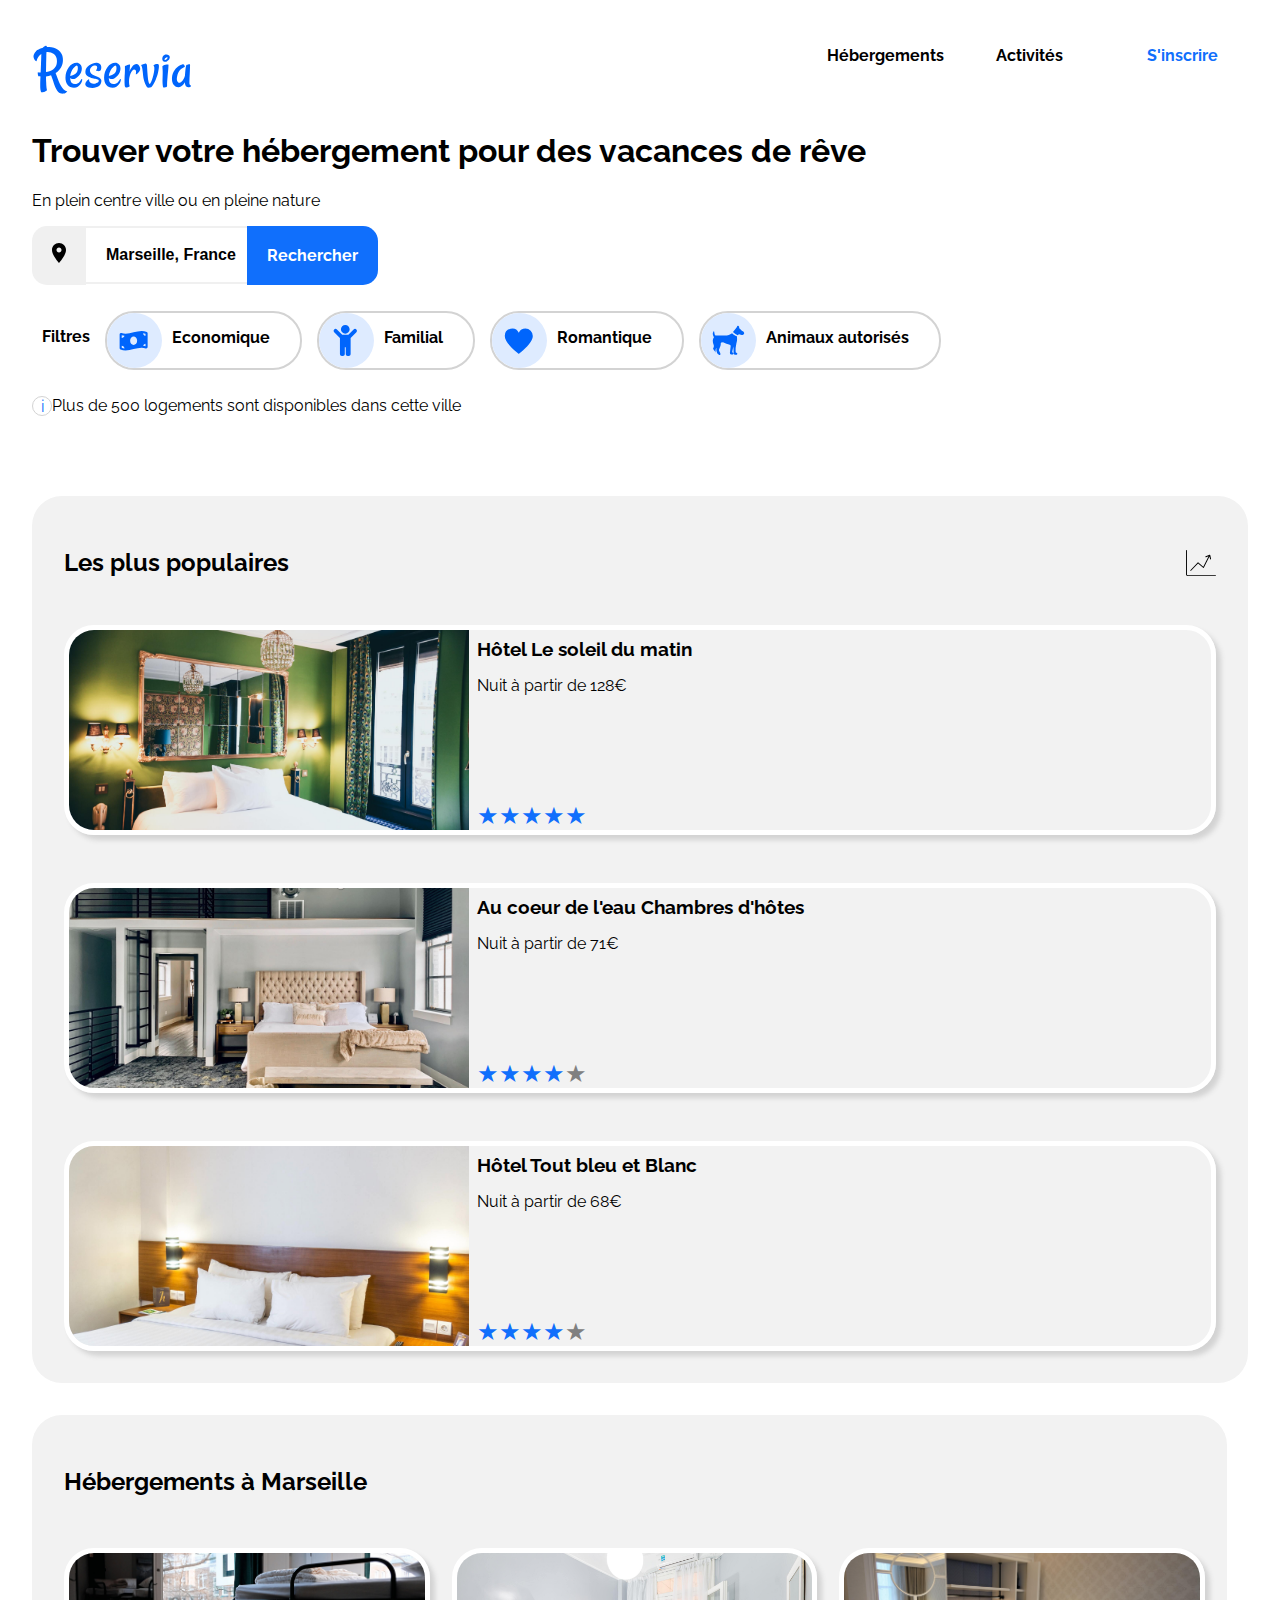
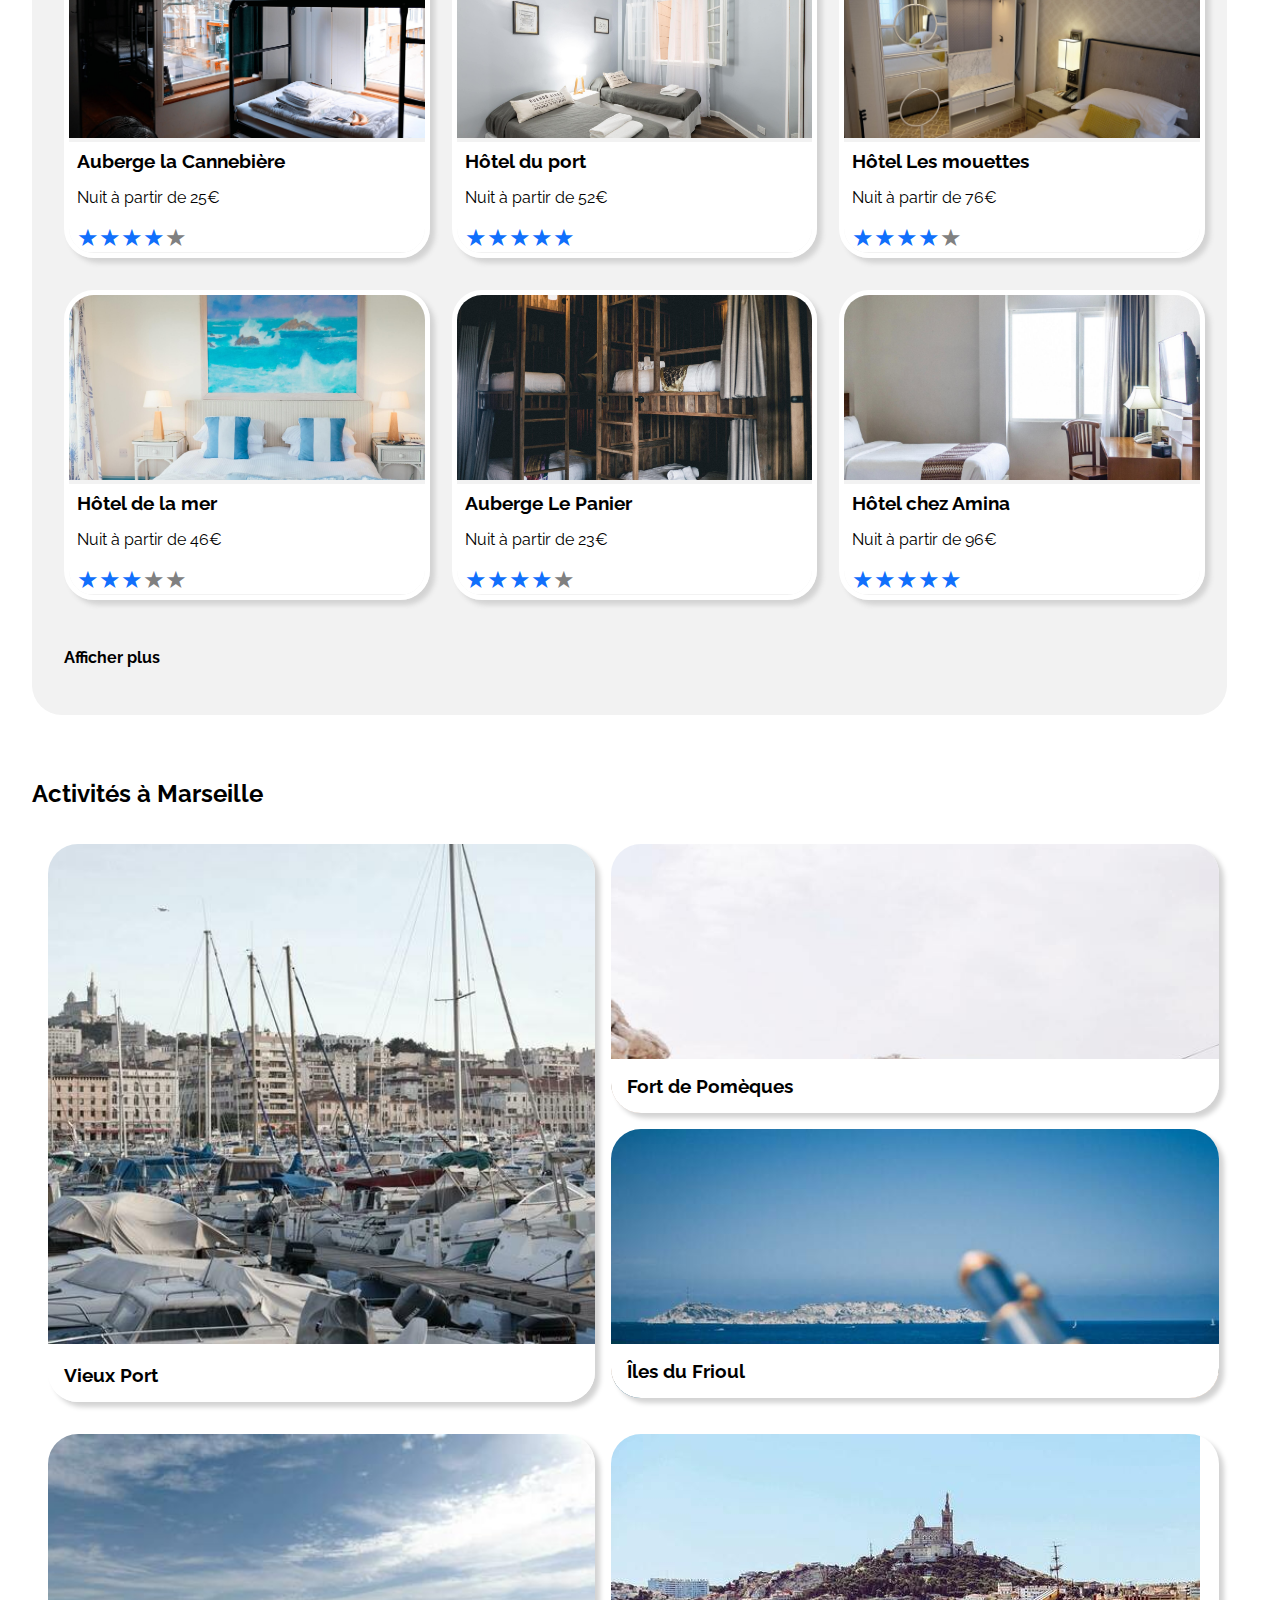
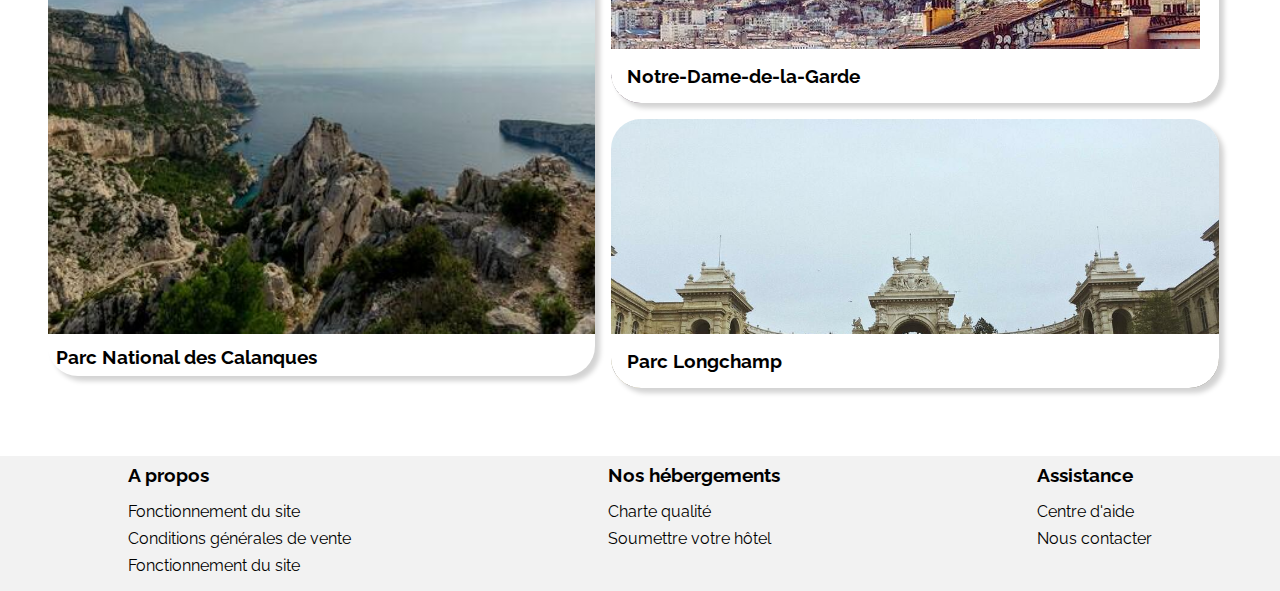
<file: index.html>
﻿<!DOCTYPE html>

<html lang="fr">
<head>
    <meta charset="utf-8" />
    <meta name="description" content="Site de location d'hébergement." />
    <meta name="keywords" content="location,hébergement,activité" />
    <meta name="viewport" content="width=device-width, initial-scale=1">
    <title>Reservia - Réservez votre hôtel pour des vacances de rêve !</title>
    <link rel="stylesheet" href="https://fonts.googleapis.com/css?family=Raleway">
    <link href="css/main.css" media="screen" rel="stylesheet" type="text/css" />
</head>
<body>

    <header>
        <a class="home" href="#index">
            <img class="logo" src="img/Reservia.svg" alt="reservia logo">
        </a>

        <nav class="menu">
            <a class="menuButton" href="#hebergements">Hébergements</a>
            <a class="menuButton" href="#activity">Activités</a>
        </nav>

        <nav class="sign">
            <a href="#sign">S'inscrire</a>
        </nav>
    </header>

    <main>
        <h1>Trouver votre hébergement pour des vacances de rêve</h1>
        <p class="h">En plein centre ville ou en pleine nature</p>

        <div class="search">
            <div class="geo">
                <img class="iconGeo" src="img/icon/room_black_24dp.svg" alt="geolocalisation" />
            </div>
            <input type="text" class="location" name="localisation" required maxlength="12" size="12" placeholder="Marseille, France" />
            <button type="button" class="searchButton">Rechercher</button>
            <button type="button" class="searchButtonSmall"><img class="iconSearch" src="img/icon/search.svg" alt="search" /></button>
        </div>

        <div class="filters">
            <p>
                Filtres
            </p>
            <button type="button" value="filtreEco" id="filtreEco" class="filter">
                <img class="icon" src="img/icon/money-bill-wave.svg" alt="filtre economique" />
                <span>Economique</span>
            </button>
            <button type="button" value="filtreEco" id="filtreFam" class="filter">
                <img class="icon" src="img/icon/child.svg" alt="filtre familial" />
                <span>Familial</span>
            </button>
            <button type="button" value="filtreEco" id="filtreRom" class="filter">
                <img class="icon" src="img/icon/heart.svg" alt="filtre romantinque" />
                <span>Romantique</span>
            </button>
            <button type="button" value="filtreEco" id="filtreAni" class="filter">
                <img class="icon" src="img/icon/Dog.svg" alt="filtre animaux" />
                <span>Animaux autorisés</span>
            </button>
        </div>

        <div class="infoResult">
            <p class="info">i</p>
            <p>Plus de 500 logements sont disponibles dans cette ville</p>
        </div>

        <section class="housing" id="hebergements">
            
            <div class="mainHousing">
                <h2>Hébergements à Marseille</h2>
                <a href="#h01">
                    <div class="mainHouse" id="house01">
                        <img class="mainHouseImg" src="img/house/marcus-loke-WQJvWU_HZFo-unsplash.jpg" alt="house">
                        <div class="descriptionMainHouse">
                            <div>
                                <h3>Auberge la Cannebière</h3>
                                <p>Nuit à partir de 25€</p>
                            </div>
                            <div class="rating">
                                <span class="fullStar">★</span><span class="fullStar">&#9733;</span><span class="fullStar">&#9733;</span><span class="fullStar">&#9733;</span><span class="emptyStar">&#9733;</span>
                            </div>
                        </div>
                    </div>
                </a>
                <a href="#h02">
                    <div class="mainHouse">
                        <img class="mainHouseImg" src="img/house/fred-kleber-gTbaxaVLvsg-unsplash.jpg" alt="house">
                        <div class="descriptionMainHouse">
                            <div>
                                <h3>Hôtel du port</h3>
                                <p>Nuit à partir de 52€</p>
                            </div>
                            <div class="rating">
                                <span class="fullStar">&#9733;</span><span class="fullStar">&#9733;</span><span class="fullStar">&#9733;</span><span class="fullStar">&#9733;</span><span class="fullStar">&#9733;</span>
                            </div>
                        </div>
                    </div>
                </a>
                <a href="#h03">
                    <div class="mainHouse">
                        <img class="mainHouseImg" src="img/house/reisetopia-B8WIgxA_PFU-unsplash.jpg" alt="house">
                        <div class="descriptionMainHouse">
                            <div>
                                <h3>Hôtel Les mouettes</h3>
                                <p>Nuit à partir de 76€</p>
                            </div>
                            <div class="rating">
                                <span class="fullStar">&#9733;</span><span class="fullStar">&#9733;</span><span class="fullStar">&#9733;</span><span class="fullStar">&#9733;</span><span class="emptyStar">&#9733;</span>
                            </div>
                        </div>
                    </div>
                </a>
                <a href="#h04">
                    <div class="mainHouse">
                        <img class="mainHouseImg" src="img/house/annie-spratt-Eg1qcIitAuA-unsplash.jpg" alt="house">
                        <div class="descriptionMainHouse">
                            <div>
                                <h3>Hôtel de la mer</h3>
                                <p>Nuit à partir de 46€</p>
                            </div>
                            <div class="rating">
                                <span class="fullStar">&#9733;</span><span class="fullStar">&#9733;</span><span class="fullStar">&#9733;</span><span class="emptyStar">&#9733;</span><span class="emptyStar">&#9733;</span>
                            </div>
                        </div>
                    </div>
                </a>
                <a href="#h05">
                    <div class="mainHouse">
                        <img class="mainHouseImg" src="img/house/nicate-lee-kT-ZyaiwBe0-unsplash.jpg" alt="house">
                        <div class="descriptionMainHouse">
                            <div>
                                <h3>Auberge Le Panier</h3>
                                <p>Nuit à partir de 23€</p>
                            </div>
                            <div class="rating">
                                <span class="fullStar">&#9733;</span><span class="fullStar">&#9733;</span><span class="fullStar">&#9733;</span><span class="fullStar">&#9733;</span><span class="emptyStar">&#9733;</span>
                            </div>
                        </div>
                    </div>
                </a>
                <a href="#h06">
                    <div class="mainHouse">
                        <img class="mainHouseImg" src="img/house/febrian-zakaria-M6S1WvfW68A-unsplash.jpg" alt="house">
                        <div class="descriptionMainHouse">
                            <div>
                                <h3>Hôtel chez Amina</h3>
                                <p>Nuit à partir de 96€</p>
                            </div>
                            <div class="rating">
                                <span class="fullStar">&#9733;</span><span class="fullStar">&#9733;</span><span class="fullStar">&#9733;</span><span class="fullStar">&#9733;</span><span class="fullStar">&#9733;</span>
                            </div>
                        </div>
                    </div>
                </a>
                <p class="more">Afficher plus</p>
            </div>
            
            <div class="trendHousing">
                <h2>
                    Les plus populaires
                    <img class="trendIcon" src="img/icon/growth.svg" alt="growth" />
                </h2>
                <a href="#h07">
                    <div class="trendHouse">
                        <img class="trendHouseImg" src="img/house/emile-guillemot-Bj_rcSC5XfE-unsplash.jpg" alt="house">
                        <div class="description">
                            <div>
                                <h3>Hôtel Le soleil du matin</h3>
                                <p>Nuit à partir de 128€</p>
                            </div>
                            <div class="rating">
                                <span class="fullStar">&#9733;</span><span class="fullStar">&#9733;</span><span class="fullStar">&#9733;</span><span class="fullStar">&#9733;</span><span class="fullStar">&#9733;</span>
                            </div>
                        </div>
                    </div>
                </a>
                <a href="#h08">
                    <div class="trendHouse">
                        <img class="trendHouseImg" src="img/house/aw-creative-VGs8z60yT2c-unsplash.jpg" alt="house">
                        <div class="description">
                            <div>
                                <h3>Au coeur de l'eau Chambres d'hôtes</h3>
                                <p>Nuit à partir de 71€</p>
                            </div>
                            <div class="rating">
                                <span class="fullStar">&#9733;</span><span class="fullStar">&#9733;</span><span class="fullStar">&#9733;</span><span class="fullStar">&#9733;</span><span class="emptyStar">&#9733;</span>
                            </div>
                        </div>
                    </div>
                </a>
                <a href="#h09">
                    <div class="trendHouse">
                        <img class="trendHouseImg" src="img/house/febrian-zakaria-sjvU0THccQA-unsplash.jpg" alt="house">
                        <div class="description">
                            <div>
                                <h3>Hôtel Tout bleu et Blanc</h3>
                                <p>Nuit à partir de 68€</p>
                            </div>
                            <div class="rating">
                                <span class="fullStar">&#9733;</span><span class="fullStar">&#9733;</span><span class="fullStar">&#9733;</span><span class="fullStar">&#9733;</span><span class="emptyStar">&#9733;</span>
                            </div>
                        </div>
                    </div>
                </a>
            </div>
        </section>

        <section id="activity">
            <h2>Activités à Marseille</h2>
            <div class="activity">
                <div class="activitiesBig">
                    <a href="#act01">
                        <img class="activitiesImgBig" src="img/activity/reno-laithienne-QUgJhdY5Fyk-unsplash.jpg" alt="house">
                        <div class="descriptionAct">
                            <h3>Vieux Port</h3>
                        </div>
                    </a>
                </div>
                <div class="containerAct">
                    <div class="activitiesSmall">
                        <a href="#act02">
                            <div class="activitiesImgSmall">
                                <img class="position" src="img/activity/paul-hermann-QFTrLdQIRhI-unsplash.jpg" alt="house">
                            </div>
                            <div class="descriptionAct">
                                <h3>Fort de Pomèques</h3>
                            </div>
                        </a>
                    </div>
                    <div class="activitiesSmall">
                        <a href="#act03">
                            <div class="activitiesImgSmall">
                                <img src="img/activity/kevin-hikari-rV_Qd1l-VXg-unsplash.jpg" alt="house">
                            </div>
                            <div class="descriptionAct">
                                <h3>Îles du Frioul</h3>
                            </div>
                        </a>
                    </div>
                </div>
                <div class="activitiesBig">
                    <a href="#act04">
                        <img class="activitiesImgBig" src="img/activity/kilyan-sockalingum-NR8-cBCN3aI-unsplash.jpg" alt="house">
                        <h3>Parc National des Calanques</h3>
                    </a>
                </div>
                <div class="containerAct">
                    <div class="activitiesSmall">
                        <a href="#act05">
                            <div class="activitiesImgSmall">
                                <img src="img/activity/florian-wehde-xW9e8gdotxI-unsplash.jpg" alt="house">
                            </div>
                            <div class="descriptionAct">
                                <h3>Notre-Dame-de-la-Garde</h3>
                            </div>
                        </a>
                    </div>
                    <div class="activitiesSmall">
                        <a href="#act06">
                            <div class="activitiesImgSmall">
                                <img src="img/activity/lena-paulin-wH2-EJoDcV0-unsplash.jpg" alt="house">
                                </div>
                            <div class="descriptionAct">
                                <h3>Parc Longchamp</h3>
                            </div>
                        </a>
                    </div>
                </div>
            </div>
        </section>

    </main>

    <footer>
        <div>
            <h3>A propos</h3>
            <ul>
                <li><a href="#a">Fonctionnement du site</a></li>
                <li><a href="#b">Conditions générales de vente</a></li>
                <li><a href="#c">Fonctionnement du site</a></li>
            </ul>
        </div>
        <div>
            <h3>Nos hébergements</h3>
            <ul>
                <li><a href="#d">Charte qualité</a></li>
                <li><a href="#e">Soumettre votre hôtel</a></li>
            </ul>
        </div>
        <div>
            <h3>Assistance</h3>
            <ul>
                <li><a href="#f">Centre d'aide</a></li>
                <li><a href="#g">Nous contacter</a></li>
            </ul>
        </div>
    </footer>

</body>
</html>
</file>
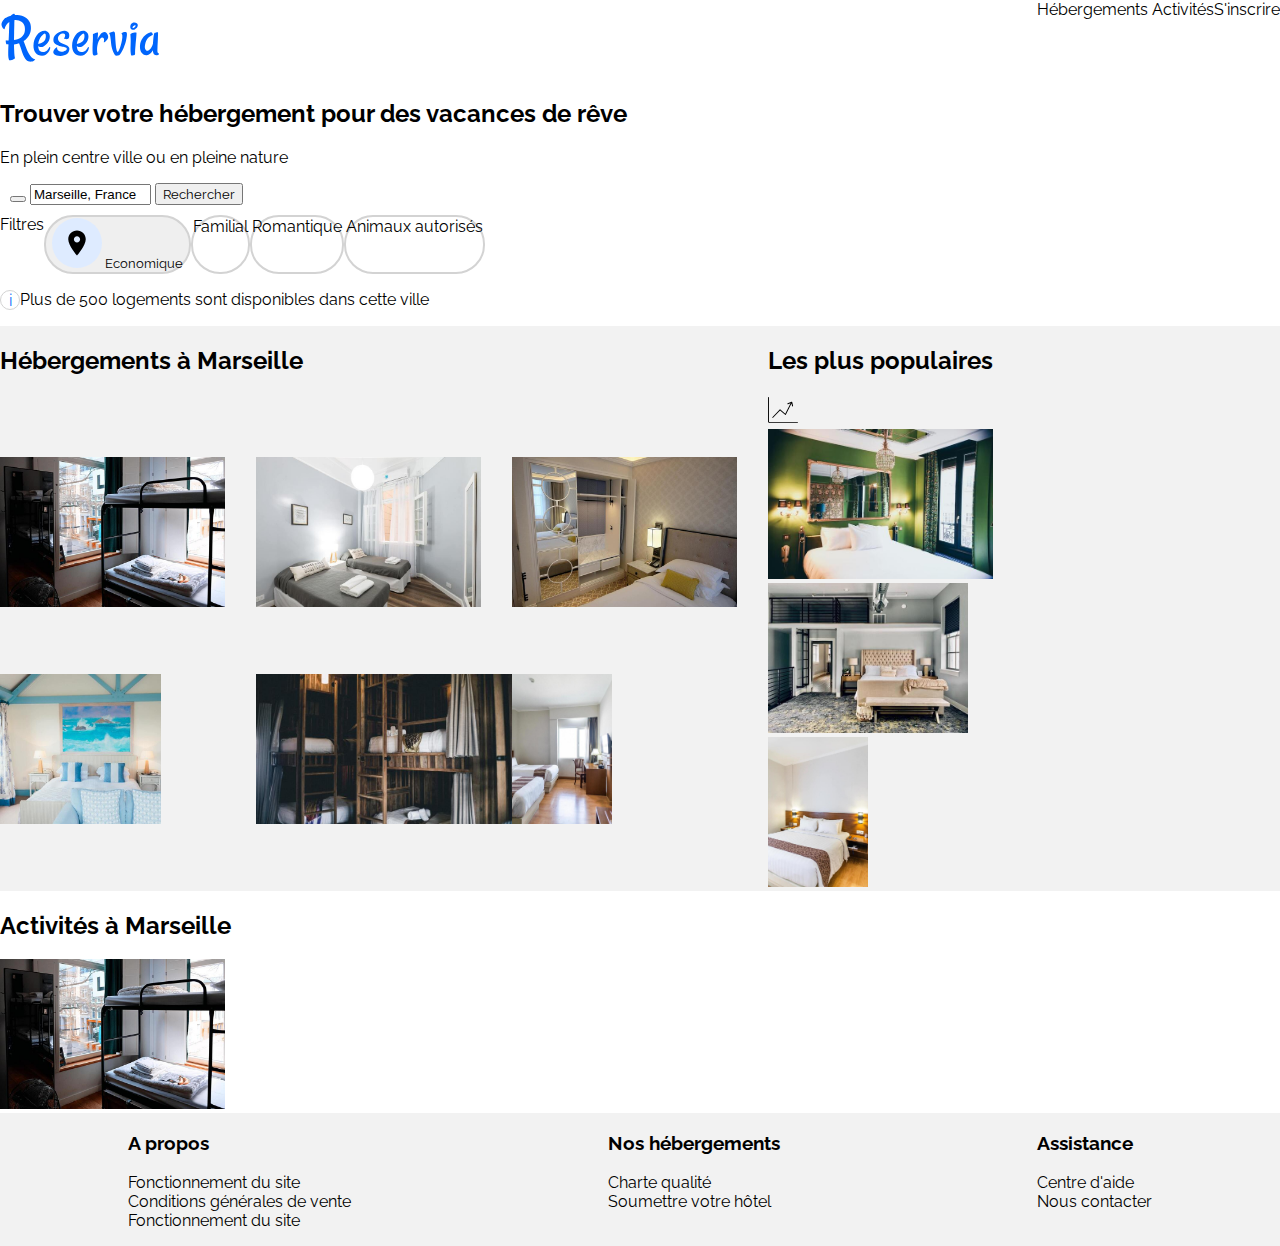
<file: Pages/index.html>
﻿<!DOCTYPE html>

<html lang="fr" xmlns="http://www.w3.org/1999/xhtml">
<head>
    <meta charset="utf-8" />
    <title>Reservia</title>
    <link href="stylesheet.css" media="screen" rel="stylesheet" type="text/css" />
    <link rel="stylesheet" href="https://fonts.googleapis.com/css?family=Raleway">
</head>
<body>
    
    <header>
        <div class="home">
            <a href="#index"><img class="logo" src="Images/Reservia.svg" alt="reservia logo"></a>
        </div>
        
        <div class="menu">
            <a class="menuButton" href="#hebergements">Hébergements</a>
            <a class="menuButton" href="#activites">Activités</a>
        </div>
        
        <div class="sign">  
            <a href="#sign">S'inscrire</a>
        </div>
    </header>
    
    <main>
        <h2>Trouver votre hébergement pour des vacances de rêve</h2>
        <p>En plein centre ville ou en pleine nature</p>
        
        <div class="search">
            <button type="submit" id="geo"></button>
            <input type="text" id="location" name="localisation" required maxlength="12" size="12" placeholder="Ville, Pays" value="Marseille, France" />
            <button type="submit" id="search">Rechercher</button>
        </div>
        
        <div class="filters">
            <div>
                Filtres
            </div>
            <button type="submit" value="filtreEco" id="filtreEco" class="filter">
                <img class="icon" src="Images/Icon/room_black_24dp.svg" alt="filtre economique"/>
                Economique
            </button>
            <div class="filter">
                Familial
            </div>
            <div class="filter">
                Romantique
            </div>
            <div class="filter">
                Animaux autorisés
            </div>
        </div>

        <div class="infoResult">
            <p class="info">i</p><p>Plus de 500 logements sont disponibles dans cette ville</p>
        </div>

        <div class="housing">
            <div class="mainHousing">
                <h2>Hébergements à Marseille</h2>
                <div class="mainHouse">
                    <img class="mainHouseImg" src="Images/House/marcus-loke-WQJvWU_HZFo-unsplash.jpg" alt="house">
                </div>
                <div class="mainHouse">
                    <img class="mainHouseImg" src="Images/House/fred-kleber-gTbaxaVLvsg-unsplash.jpg" alt="house">
                </div>
                <div class="mainHouse">
                    <img class="mainHouseImg" src="Images/House/reisetopia-B8WIgxA_PFU-unsplash.jpg" alt="house">
                </div>
                <div class="mainHouse">
                    <img class="mainHouseImg" src="Images/House/annie-spratt-Eg1qcIitAuA-unsplash.jpg" alt="house">
                </div>
                <div class="mainHouse">
                    <img class="mainHouseImg" src="Images/House/nicate-lee-kT-ZyaiwBe0-unsplash.jpg" alt="house">
                </div>
                <div class="mainHouse">
                    <img class="mainHouseImg" src="Images/House/febrian-zakaria-M6S1WvfW68A-unsplash.jpg" alt="house">
                </div>

            </div>
            <div class="trendHousing">
                <h2>Les plus populaires </h2><img class="trendIcon" src="Images/Icon/growth.svg" alt="growth" />
                <div class="trendHouse">
                    <img class="trendHouseImg" src="Images/House/emile-guillemot-Bj_rcSC5XfE-unsplash.jpg" alt="house">
                </div>
                <div class="trendHouse">
                    <img class="trendHouseImg" src="Images/House/aw-creative-VGs8z60yT2c-unsplash.jpg" alt="house">
                </div>
                <div class="trendHouse">
                    <img class="trendHouseImg" src="Images/House/febrian-zakaria-sjvU0THccQA-unsplash.jpg" alt="house">
                </div>
            </div>
        </div>

        <div class="activity">
            <h2>Activités à Marseille</h2>
            <div class="mainHouse">
                <img class="mainHouseImg" src="Images/House/marcus-loke-WQJvWU_HZFo-unsplash.jpg" alt="house">
            </div>
        </div>

    </main>

    <footer>
        <div class="about">
            <h3>A propos</h3>
            <ul>
                <li><a href="#a">Fonctionnement du site</a></li>
                <li><a href="#b">Conditions générales de vente</a></li>
                <li><a href="#c">Fonctionnement du site</a></li>
            </ul>
        </div>
        <div class="accommodation">
            <h3>Nos hébergements</h3>
            <ul>
                <li><a href="#d">Charte qualité</a></li>
                <li><a href="#e">Soumettre votre hôtel</a></li>
            </ul>
        </div>
        <div class="assistance">
            <h3>Assistance</h3>
            <ul>
                <li><a href="#f">Centre d'aide</a></li>
                <li><a href="#g">Nous contacter</a></li>
            </ul>
        </div>
    </footer>

</body>
</html>
</file>
<file: css/main.css>
html {
    font-size: 100%;
}

body {
    font-family: 'Raleway', sans-serif;
    margin: 0;
}

img {
    max-width: 100%;
    object-fit:cover;
}

header {
    display: flex;
    margin-left: 2rem;
    margin-right: 2rem;
    align-items:center;
}

main {
    margin-left: 2rem;
    margin-right: 2rem;
}

footer {
    display: flex;
    justify-content: space-around;
    width: 100%;
    background-color: rgb(242,242,242);
    margin-top:4rem;
}

h3{
    margin:0.5rem;
}

a {
    text-decoration: none;
    color: black;
}

nav {
    margin: 30px;
}

ul {
    list-style: none;
    padding: 0;
}

span{
    font-size:1.5em;
}

button {
    font-family: 'Raleway', sans-serif;
}

input {
    font-size: 1em;
    font-weight: bold;
    padding-left: 20px;
}

li{
    margin:0.5rem;
}

input::placeholder{
    color:black;
}

.logo {
    max-width: 100%;
    height: 75px;
    margin-top:2rem;
}

.home {
    order: 1;
    flex-grow: 1;
}

.menu {
    font-weight: bold;
    order: 2;
}

.sign {
    font-weight: bold;
    order: 3;
}
    .sign a {
        color: rgb(16,111,252);
    }

.menuButton {
    padding: 1.5rem 1.5rem;
    padding-top:2.75rem;
    border-block-start: 2px solid transparent;
    background-color: transparent;
    
}
    .menuButton:hover {
        color: rgb(16,111,252);
        border-block-start: 2px solid rgb(16,111,252);
    }

.search {
    display: inline-flex;
    margin-bottom: 1rem;
}

.geo {
    background-color:rgb(240,240,240);
    border-radius: 15px 0 0 15px;
    padding: 15px 15px;   
}

.location {
    border: none;
    border-bottom: 2px solid rgb(240,240,240);
    border-top: 2px solid rgb(240,240,240);
    height: 52px;
    
}

.searchButton {
    visibility:visible;
    background-color: rgb(16,111,252);
    border: none;
    border-radius: 0 15px 15px 0;
    color: white;
    padding: 15px 20px;
    text-align: center;
    text-decoration: none;
    font-size: 1em;
    font-weight: bold;
    cursor: pointer;
}

.searchButtonSmall {
    visibility: hidden;
    background-color: rgb(16,111,252);
    border: none;
    border-radius: 0 15px 15px 0;
    color: white;
    padding: 15px 20px;
    text-align: center;
    text-decoration: none;
    font-size: 1em;
    font-weight: bold;
    cursor: pointer;
}

.icon {
    height: 35px;
    border-radius: 50%;
    border-color: transparent;
    padding: 10px;
    background-color: rgb(222,235,255);
}

.trendIcon {
    float: right;
    height: 30px;
}

.filters {
    display: flex;
    flex-wrap: wrap;
    margin: 10px;
    gap: 15px;  
}

.filter {
    display: flex;
    border-radius: 29px;
    border: 2px solid lightgrey;
    padding: 0px;
    background-color: white;
    padding-right: 20px;  
}
.filter span {
    vertical-align: middle;
    font-size: 16px;
    font-weight: bold;
    padding: 15px 10px;
}

.filters p {
    font-weight: bold;
}
    .filter:hover {
        background-color: rgb(222,235,255);
    }

.info {
    height: 18px;
    width: 18px;
    border-radius: 50%;
    border: solid 1px lightgrey;
    text-align: center;
    color: rgb(16,111,252);
}

.infoResult {
    display: flex;
    margin-bottom: 4rem;
}

.description {
    display: flex;
    flex-direction: column;
    justify-content: space-between;
}

.description p {
    margin-left: 0.5rem;
}

.rating{
    margin-left:0.5rem;
}
.fullStar {
    color: rgb(16,111,252);
}
.emptyStar{
    color:grey;
}

.housing {
    display: flex;
    gap: 2rem;
    margin-bottom: 4rem;
}

.mainHousing h2 {
    grid-column: 1/4;
}

.mainHousing {
    display: grid;
    grid-template-columns:repeat(3,1fr);
    grid-gap: 2rem;
    width: 75%;
    background-color: rgb(242,242,242);
    border-radius: 30px;
    padding: 2rem;
}

.mainHouse {
    background-color: white;
    border: solid white 5px;
    border-radius: 30px;
    box-shadow: 5px 5px 5px lightgrey;
    overflow:hidden;
    width: 100%;
    height: 300px;
    background-color:transparent;
}

.mainHouseImg{
    height:185px;
    width:100%;
}

.descriptionMainHouse {
    position:relative;
    background-color:white;
    display:flex;
    flex-direction:column;
    justify-content:space-between;
}
.descriptionMainHouse p{
    margin-left:0.5rem;
}

.more{
    font-weight:bold;
    cursor:pointer;
}

.trendHousing {
    background-color: rgb(242,242,242);
    border-radius: 30px;
    padding:2rem;
}

.trendHouse {
    display: grid;
    grid-template-columns: 35% 65%;
    border: solid white 5px;
    border-radius: 30px;
    box-shadow: 5px 5px 5px lightgrey;
    overflow: hidden;
    height: 200px;
    margin-top: 3rem;
}

.trendHouseImg {
    width: 100%;
    height: 200px;
}

.activity {
    display: flex;
 }

.activitiesBig {
    overflow: hidden;
    border-radius: 30px;
    box-shadow: 5px 5px 5px lightgrey;
    width: 25%;
    margin:1rem;
}
.activitiesSmall {
    overflow: hidden;
    border-radius: 30px;
    box-shadow: 5px 5px 5px lightgrey;
    margin-top:1rem;
}
.containerAct {
    width:25%;
}
.activitiesImgBig{  
    height:500px;  
}
.activitiesImgSmall {
    height: 215px;
}
.descriptionAct {
    position: relative;
    padding:0.5rem;
    background-color: white;
    vertical-align:middle;
}
.position{
    object-position:0 -150px;
}

/*Tablet*/
@media (max-width: 1400px) {
    .housing{
        flex-direction:column-reverse;
    }
    .mainHousing{
        width:93%;
    }
    .activity {
        flex-wrap: wrap;
    }

    .activitiesBig {
        width:45%;
    }
    .containerAct {
        width: 50%;
    }

    .position {
        object-position: 0 -200px;
    }
}


/*Smartphone*/
@media (max-width: 767.98px) {
    body {
        margin:0;
    }
    
    header{
        margin:0;
    }
    
    main {
        margin:0;
    }

    header {
        flex-wrap: wrap;
        justify-content: space-between;
    }
    
    footer {
        display: block;
        
    }
    
    h1{
        margin-left:1rem;
    }

    .logo {
        max-width: 100%;
        height: 75px;
        margin: 5px;
    }

    .home {
        order: 1;
    }

    .menu {
        order: 3;
        width: 100%;
        display: flex;
        justify-content: space-around;
        margin:0;
    }

    .sign {
        order: 2;
        margin: 5px 15px;
        display:flex;
        align-items:center;
    }

    .menuButton {
        width: 100%;
        border-block-end: 2px solid lightgrey;
        text-align:center;
    }

        .menuButton:hover {
            color: rgb(16,111,252);
            border-block-start: hidden;
            border-block-end: 2px solid rgb(16,111,252);
        }

    .h {
        margin-left: 1rem;
    }
        
    .search{
        margin-left:1rem;
    }

    .searchButton {
        visibility:hidden;
    }
    
    .searchButtonSmall {
        visibility:visible;
        margin-left:-8rem;
    }

    .infoResult{
        margin-left:1rem;
    }

    .housing {
        display: flex;
    }

    .mainHousing h2 {
        grid-column: 1/2;
    }

    .mainHousing {
        display: block;
        width: 100%;
        background-color: white;
        padding:0;
    }

    .mainHouse {
        width: 95%;
        height:300px;
        margin-bottom:2rem;
        
    }

    .descriptionMainHouse{
        margin-left:1rem;
    }

    .trendHousing {
        background-color: rgb(242,242,242);
        border-radius: 0;
        padding:1rem;
    }

    .activity {
        display: block;
    }

    #activity {
        padding: 1rem;
    }
   
    .activitiesBig {
        margin:0;
        margin-top:1rem;
        width:100%;
        height:250px;
    }

    .containerAct {
        width: 100%;
    }
}
</file>
<file: Pages/stylesheet.css>
.logo {
    max-width: 100%;
    height: 75px;
    }

.home {
    order: 1;
    flex-grow: 1;
}

.menu {
    order: 2;
    }

.sign {
    order: 3;
    }

.menuButton {
    border-color: transparent;
    border-block-start: 2px solid lightgrey;
    background-color: transparent;
}
    .menuButton:hover {
        color: rgb(16,111,252);
        border-block-start: 2px solid rgb(16,111,252);
    }

.search{
    margin:10px;
}

.icon {
    height:30px;
    border-radius: 50%;
    padding:10px;
    background-color:rgb(222,235,255);
}

.trendIcon{
    height:30px;
    
}

.filters {
    display: flex;
    justify-content: flex-start;
    flex-wrap: wrap;
}

.filter {
    border-radius: 29px;
    border: 2px solid lightgrey;
    }

.info {
    height: 18px;
    width: 18px;
    border-radius: 50%;
    border: solid 1px lightgrey;
    text-align: center;
    color: rgb(16,111,252);
}

.infoResult {
    display: flex;
    
}

.housing{
    display:flex;

}

.mainHousing  h2{
    width:100%;
}

.trendHousing h2 {
    width: 100%;
}

.mainHousing {
    display: flex;
    flex-wrap: wrap;
    width: 60%;
    background-color:rgb(242,242,242);
}

.trendHousing {
    width: 40%;
    background-color: rgb(242,242,242);
}

.mainHouse{
    width:33.33%;
}

.trendHouse{
    width:100%;
}

.mainHouseImg {
    max-width: 100%;
    height: 150px;
}

.trendHouseImg {
    max-width: 100%;
    height: 150px;
}

ul {
    list-style: none;
    padding:0;
}

button {
    font-family: 'Raleway', sans-serif;
}

a {
    text-decoration: none;
    color: black;
}

footer {
    display: flex;
    justify-content: space-around;
    width: 100%;
    background-color: rgb(242,242,242);
}

header {
    display: flex;
    justify-content: space-between;
}

body {
    font-family: 'Raleway', sans-serif;
    margin: 0;
}

/*Smartphone*/
@media (max-width: 767.98px) {
    .logo {
        max-width: 100%;
        height: 75px;
        margin:5px;
    }
    
    .home {
        order: 1;
    }

    .menu {
        order: 3;
        width: 100%;
        display:flex;
        justify-content:space-around;
    }
    
    .sign {
        order: 2;
        margin: 5px;
    }
    
    .menuButton {
        width: 50%;
        border-block-start: hidden;
        border-block-end: 2px solid lightgrey;
    }
        .menuButton:hover {
            color: rgb(16,111,252);
            border-block-start: hidden;
            border-block-end: 2px solid rgb(16,111,252);   
        }
    
    .housing {
       display:flex;
       flex-wrap:wrap-reverse;
    }
    
    .mainHousing {
        width: 100%;
    }
    
    .mainHouse{
        width:100%;
    }
    
    .trendHousing {
        width: 100%;
    }
    
    main {
        margin: 5px;
    }
    
    header {
        flex-wrap: wrap;
        justify-content: space-between;
    }
}

/*Tablet*/
@media (max-width: 991.98px) {
    
}
</file>
